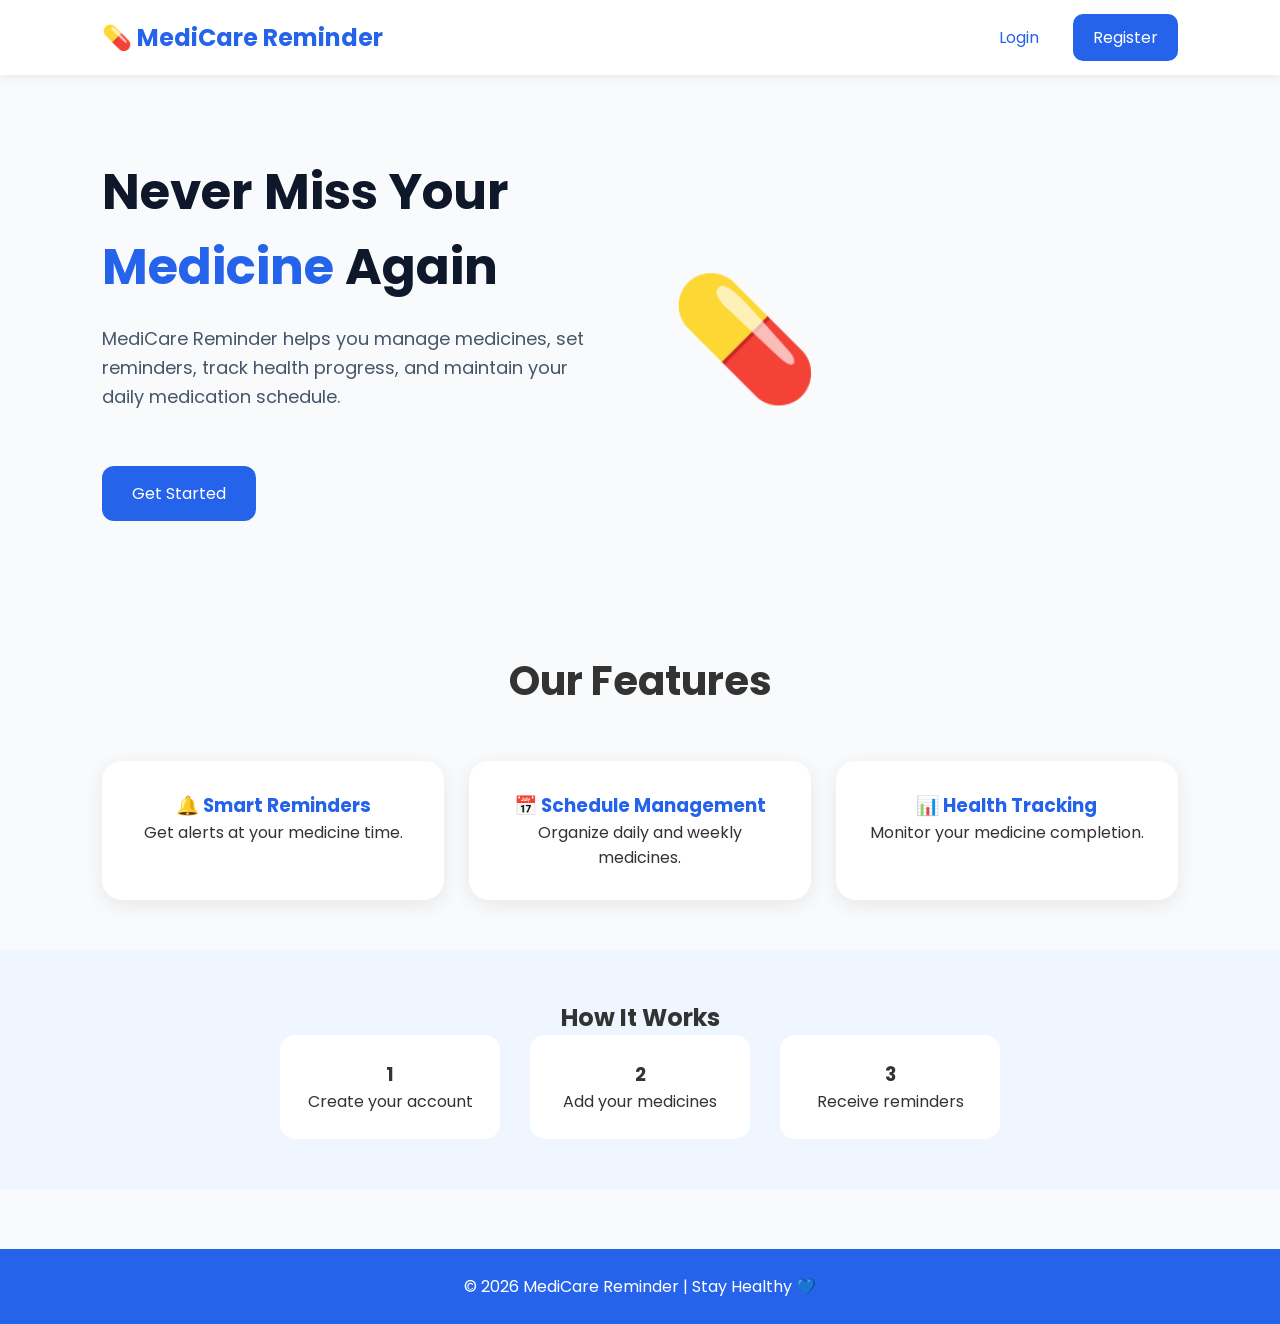
<file: index.html>
<!DOCTYPE html>
<html lang="en">

<head>

<meta charset="UTF-8">
<meta name="viewport" content="width=device-width, initial-scale=1.0">

<title>MediCare Reminder</title>

<link rel="stylesheet" href="style.css">


<style>

body{
    margin:0;
    font-family:Arial, sans-serif;
    background:#f8fafc;
}


/* Navbar */

.navbar{

display:flex;
justify-content:space-between;
align-items:center;
padding:20px 8%;
background:white;
box-shadow:0 2px 10px rgba(0,0,0,.08);

}


.logo{

font-size:24px;
font-weight:bold;
color:#2563eb;

}


.nav-buttons a{

text-decoration:none;
padding:12px 20px;
border-radius:10px;
margin-left:10px;

}


.login{

color:#2563eb;

}


.register{

background:#2563eb;
color:white;

}



/* Hero */

.hero{

display:flex;
justify-content:space-between;
align-items:center;
padding:80px 8%;

}



.hero-text{

width:50%;

}


.hero-text h1{

font-size:50px;
color:#0f172a;

}


.hero-text span{

color:#2563eb;

}


.hero-text p{

font-size:18px;
color:#475569;
line-height:1.6;

}



.hero-btn{

display:inline-block;
margin-top:25px;
background:#2563eb;
color:white;
padding:15px 30px;
border-radius:12px;
text-decoration:none;

}



.hero-image{

font-size:120px;

}




/* Features */

.features{

padding:50px 8%;
text-align:center;

}



.feature-container{

display:grid;
grid-template-columns:repeat(auto-fit,minmax(250px,1fr));
gap:25px;
margin-top:30px;

}



.feature-card{

background:white;
padding:30px;
border-radius:20px;
box-shadow:0 5px 20px rgba(0,0,0,.08);

}



.feature-card h3{

color:#2563eb;

}




/* How */

.how{

padding:50px 8%;
background:#eff6ff;
text-align:center;

}



.steps{

display:flex;
justify-content:center;
gap:30px;
flex-wrap:wrap;

}


.step{

background:white;
padding:25px;
border-radius:15px;
width:220px;

}



/* Footer */

footer{

background:#2563eb;
color:white;
padding:25px;
text-align:center;

}



@media(max-width:800px){

.hero{

flex-direction:column;

}


.hero-text{

width:100%;

}


.hero-text h1{

font-size:35px;

}

}

</style>

</head>



<body>


<nav class="navbar">


<div class="logo">

💊 MediCare Reminder

</div>



<div class="nav-buttons">


<a class="login" href="pages/login.html">
Login
</a>


<a class="register" href="pages/register.html">
Register
</a>


</div>


</nav>





<section class="hero">


<div class="hero-text">


<h1>

Never Miss Your 
<span>
Medicine
</span>
Again

</h1>



<p>

MediCare Reminder helps you manage medicines,
set reminders, track health progress, and maintain
your daily medication schedule.

</p>



<a href="pages/register.html" class="hero-btn">

Get Started

</a>


</div>



<div class="hero-image">

💊

</div>



</section>







<section class="features">


<h2>
Our Features
</h2>



<div class="feature-container">


<div class="feature-card">

<h3>
🔔 Smart Reminders
</h3>

<p>
Get alerts at your medicine time.
</p>

</div>




<div class="feature-card">

<h3>
📅 Schedule Management
</h3>

<p>
Organize daily and weekly medicines.
</p>

</div>





<div class="feature-card">

<h3>
📊 Health Tracking
</h3>

<p>
Monitor your medicine completion.
</p>

</div>



</div>


</section>






<section class="how">


<h2>
How It Works
</h2>



<div class="steps">


<div class="step">

<h3>
1
</h3>

<p>
Create your account
</p>

</div>



<div class="step">

<h3>
2
</h3>

<p>
Add your medicines
</p>

</div>




<div class="step">

<h3>
3
</h3>

<p>
Receive reminders
</p>

</div>



</div>


</section>





<footer>

<p>
© 2026 MediCare Reminder | Stay Healthy 💙
</p>

</footer>



</body>

</html>
</file>
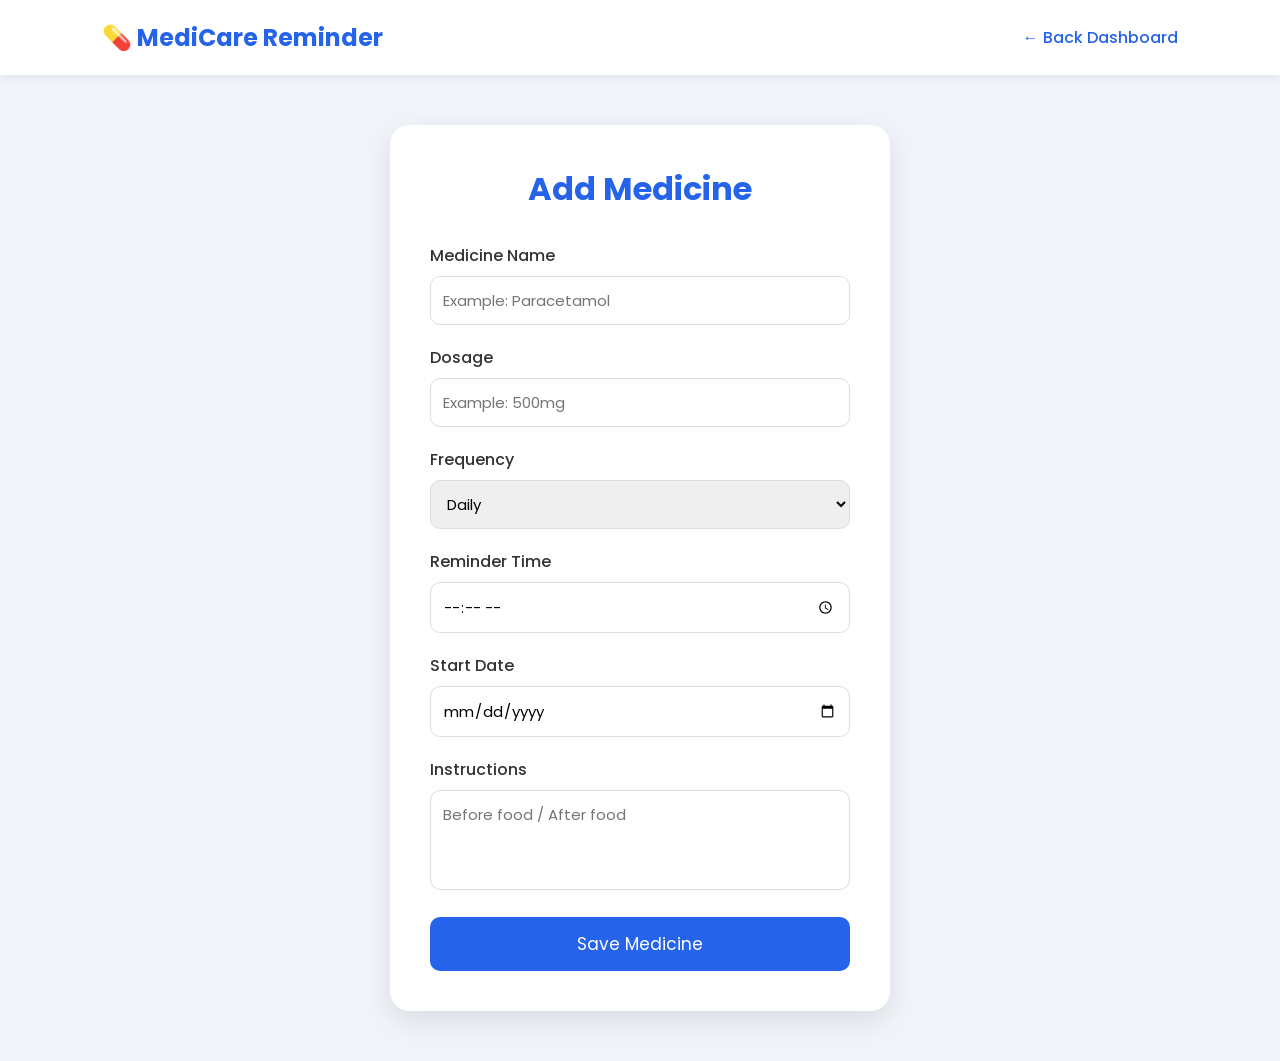
<file: pages/add-medicine.html>
<!DOCTYPE html>
<html lang="en">

<head>

<meta charset="UTF-8">
<meta name="viewport" content="width=device-width, initial-scale=1.0">

<title>Add Medicine - Medical Reminder</title>

<link rel="stylesheet" href="../style.css">


<style>

body{
    min-height:100vh;
    background:#f1f5f9;
}


/* Header */

.header{

    background:white;
    padding:20px 8%;
    display:flex;
    justify-content:space-between;
    align-items:center;
    box-shadow:0 2px 10px rgba(0,0,0,.08);

}


.header h2{

    color:#2563eb;

}


.back{

    text-decoration:none;
    color:#2563eb;
    font-weight:500;

}



/* Form */

.container{

    display:flex;
    justify-content:center;
    padding:50px 20px;

}



.form-box{

    width:500px;
    background:white;
    padding:40px;
    border-radius:20px;
    box-shadow:0 10px 30px rgba(0,0,0,.1);

}



.form-box h1{

    text-align:center;
    color:#2563eb;
    margin-bottom:30px;

}



.input-group{

    margin-bottom:20px;

}



.input-group label{

    display:block;
    margin-bottom:8px;
    font-weight:500;

}



.input-group input,
.input-group select,
.input-group textarea{

    width:100%;
    padding:12px;
    border:1px solid #ddd;
    border-radius:10px;
    font-size:15px;

}



.input-group textarea{

    height:100px;
    resize:none;

}



.save-btn{

    width:100%;
    padding:14px;
    border:none;
    background:#2563eb;
    color:white;
    font-size:17px;
    border-radius:10px;
    cursor:pointer;

}



.save-btn:hover{

    background:#1d4ed8;

}


</style>


</head>


<body>


<header class="header">

<h2>
💊 MediCare Reminder
</h2>


<a href="dashboard.html" class="back">
← Back Dashboard
</a>


</header>




<div class="container">


<div class="form-box">


<h1>
Add Medicine
</h1>



<form id="medicineForm">



<div class="input-group">

<label>
Medicine Name
</label>

<input 
type="text"
id="medicineName"
placeholder="Example: Paracetamol"
required>

</div>





<div class="input-group">

<label>
Dosage
</label>

<input 
type="text"
id="dosage"
placeholder="Example: 500mg"
required>

</div>





<div class="input-group">

<label>
Frequency
</label>


<select id="frequency">

<option>
Daily
</option>

<option>
Weekly
</option>

<option>
Monthly
</option>

</select>


</div>





<div class="input-group">

<label>
Reminder Time
</label>

<input 
type="time"
id="time"
required>

</div>





<div class="input-group">

<label>
Start Date
</label>

<input 
type="date"
id="startDate"
required>

</div>





<div class="input-group">

<label>
Instructions
</label>

<textarea 
id="instructions"
placeholder="Before food / After food">
</textarea>

</div>





<button class="save-btn" type="submit">

Save Medicine

</button>




</form>



</div>


</div>




<script>


document
.getElementById("medicineForm")
.addEventListener("submit",function(e){


e.preventDefault();



let medicine = {

name:
document.getElementById("medicineName").value,


dosage:
document.getElementById("dosage").value,


frequency:
document.getElementById("frequency").value,


time:
document.getElementById("time").value,


date:
document.getElementById("startDate").value,


instructions:
document.getElementById("instructions").value

};



localStorage.setItem(
"medicine",
JSON.stringify(medicine)
);



alert("Medicine Added Successfully!");



window.location.href="dashboard.html";



});



</script>



</body>

</html>
</file>
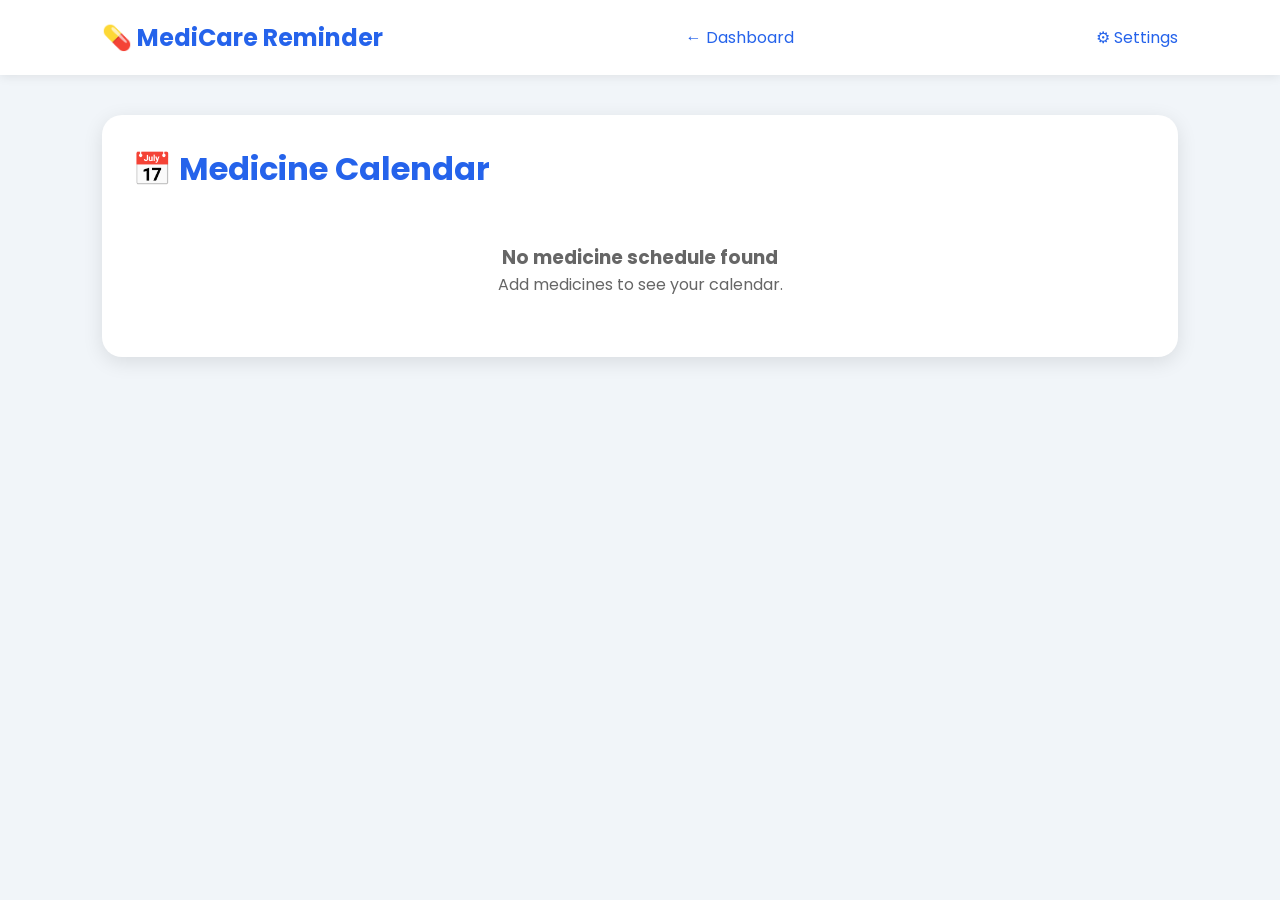
<file: pages/calendar.html>
<!DOCTYPE html>
<html lang="en">

<head>

<meta charset="UTF-8">
<meta name="viewport" content="width=device-width, initial-scale=1.0">

<title>Calendar - Medical Reminder</title>

<link rel="stylesheet" href="../style.css">


<style>

body{
    background:#f1f5f9;
}


.header{

    background:white;
    padding:20px 8%;
    display:flex;
    justify-content:space-between;
    align-items:center;
    box-shadow:0 2px 10px rgba(0,0,0,.08);

}


.header h2{
    color:#2563eb;
}


.header a{

    text-decoration:none;
    color:#2563eb;

}



.container{

    padding:40px 8%;

}



.calendar-box{

    background:white;
    padding:30px;
    border-radius:20px;
    box-shadow:0 5px 20px rgba(0,0,0,.1);

}



.calendar-box h1{

    color:#2563eb;
    margin-bottom:20px;

}



.schedule-card{

    background:#eff6ff;
    padding:20px;
    border-radius:12px;
    margin-bottom:15px;

}


.schedule-card h3{

    color:#1d4ed8;

}


.empty{

    text-align:center;
    padding:30px;
    color:#666;

}


</style>

</head>


<body>


<header class="header">

<h2>
💊 MediCare Reminder
</h2>


<a href="dashboard.html">
← Dashboard
</a>

<a href="settings.html">
⚙ Settings
</a>
</header>




<div class="container">


<div class="calendar-box">


<h1>
📅 Medicine Calendar
</h1>


<div id="calendarList">

</div>


</div>


</div>





<script>


let medicines =
JSON.parse(localStorage.getItem("medicines")) || [];



let calendarList =
document.getElementById("calendarList");



if(medicines.length === 0){


calendarList.innerHTML = `

<div class="empty">

<h3>
No medicine schedule found
</h3>

<p>
Add medicines to see your calendar.
</p>

</div>

`;



}
else{


medicines.forEach(medicine=>{


calendarList.innerHTML += `

<div class="schedule-card">


<h3>
${medicine.name}
</h3>


<p>
💊 Dosage: ${medicine.dosage}
</p>


<p>
⏰ Time: ${medicine.time}
</p>


<p>
🔁 Frequency: ${medicine.frequency}
</p>


<p>
📆 Start Date: ${medicine.date}
</p>


</div>

`;


});


}



</script>


</body>

</html>
</file>
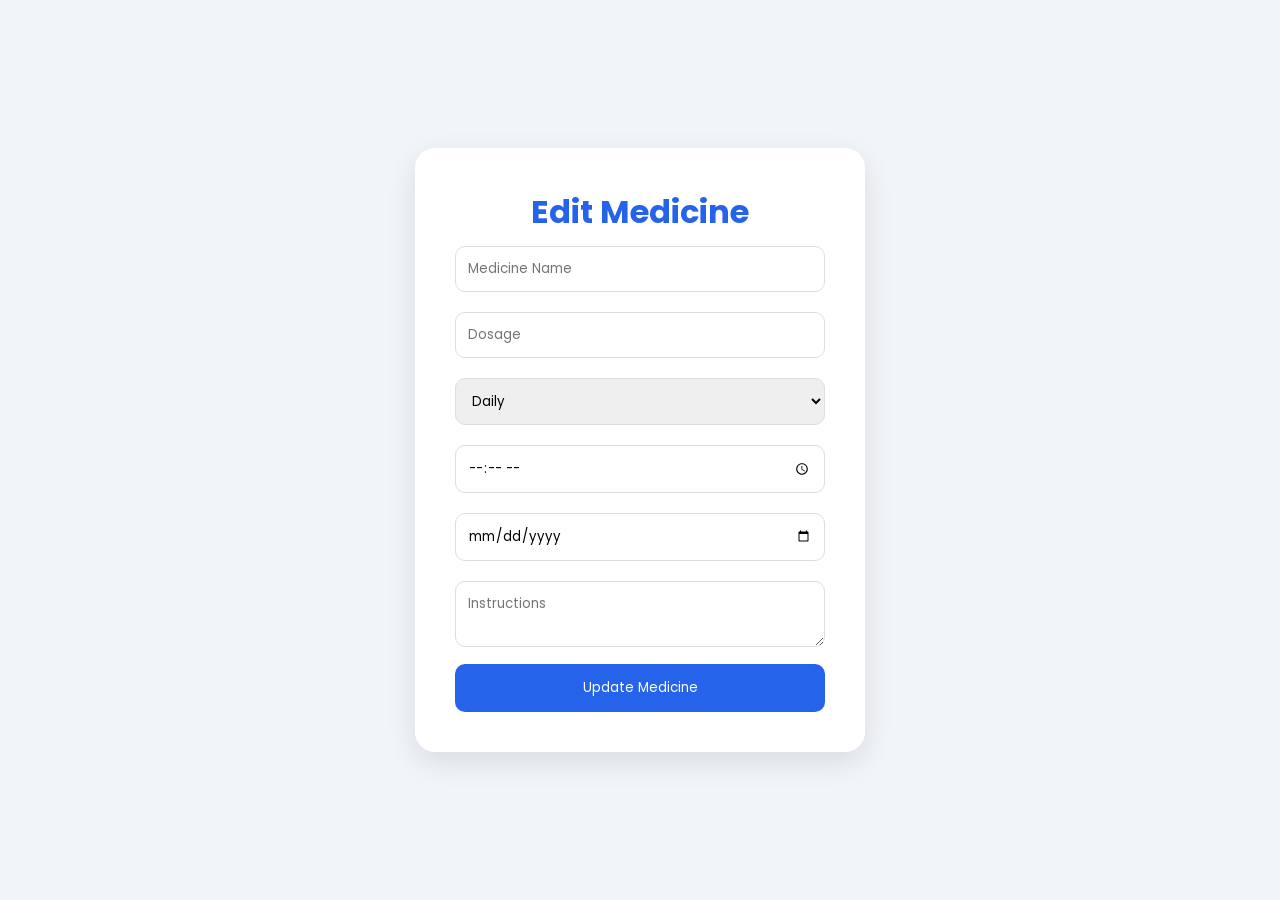
<file: pages/edit-medicine.html>
<!DOCTYPE html>
<html lang="en">

<head>

<meta charset="UTF-8">
<meta name="viewport" content="width=device-width, initial-scale=1.0">

<title>Edit Medicine</title>

<link rel="stylesheet" href="../style.css">

<style>

body{
    background:#f1f5f9;
}

.container{

    min-height:100vh;
    display:flex;
    justify-content:center;
    align-items:center;

}


.form-box{

    width:450px;
    background:white;
    padding:40px;
    border-radius:20px;
    box-shadow:0 10px 30px rgba(0,0,0,.1);

}


h1{

text-align:center;
color:#2563eb;

}


input,select,textarea{

width:100%;
padding:12px;
margin:10px 0;
border:1px solid #ddd;
border-radius:10px;

}


button{

width:100%;
padding:14px;
background:#2563eb;
color:white;
border:none;
border-radius:10px;
cursor:pointer;

}

</style>

</head>


<body>


<div class="container">


<div class="form-box">


<h1>
Edit Medicine
</h1>


<form id="editForm">


<input id="name" placeholder="Medicine Name">


<input id="dosage" placeholder="Dosage">


<select id="frequency">

<option>Daily</option>
<option>Weekly</option>
<option>Monthly</option>

</select>


<input id="time" type="time">


<input id="date" type="date">


<textarea id="instructions"
placeholder="Instructions"></textarea>



<button>
Update Medicine
</button>


</form>


</div>


</div>



<script>


let index =
localStorage.getItem("editIndex");



let medicines =
JSON.parse(localStorage.getItem("medicines")) || [];



let medicine =
medicines[index];



document.getElementById("name").value =
medicine.name;


document.getElementById("dosage").value =
medicine.dosage;


document.getElementById("frequency").value =
medicine.frequency;


document.getElementById("time").value =
medicine.time;


document.getElementById("date").value =
medicine.date;


document.getElementById("instructions").value =
medicine.instructions;




document
.getElementById("editForm")
.addEventListener("submit",function(e){


e.preventDefault();



medicines[index]={

name:
document.getElementById("name").value,

dosage:
document.getElementById("dosage").value,

frequency:
document.getElementById("frequency").value,

time:
document.getElementById("time").value,

date:
document.getElementById("date").value,

instructions:
document.getElementById("instructions").value

};



localStorage.setItem(
"medicines",
JSON.stringify(medicines)
);



alert("Medicine Updated");


window.location.href="medicines.html";


});


</script>


</body>

</html>
</file>
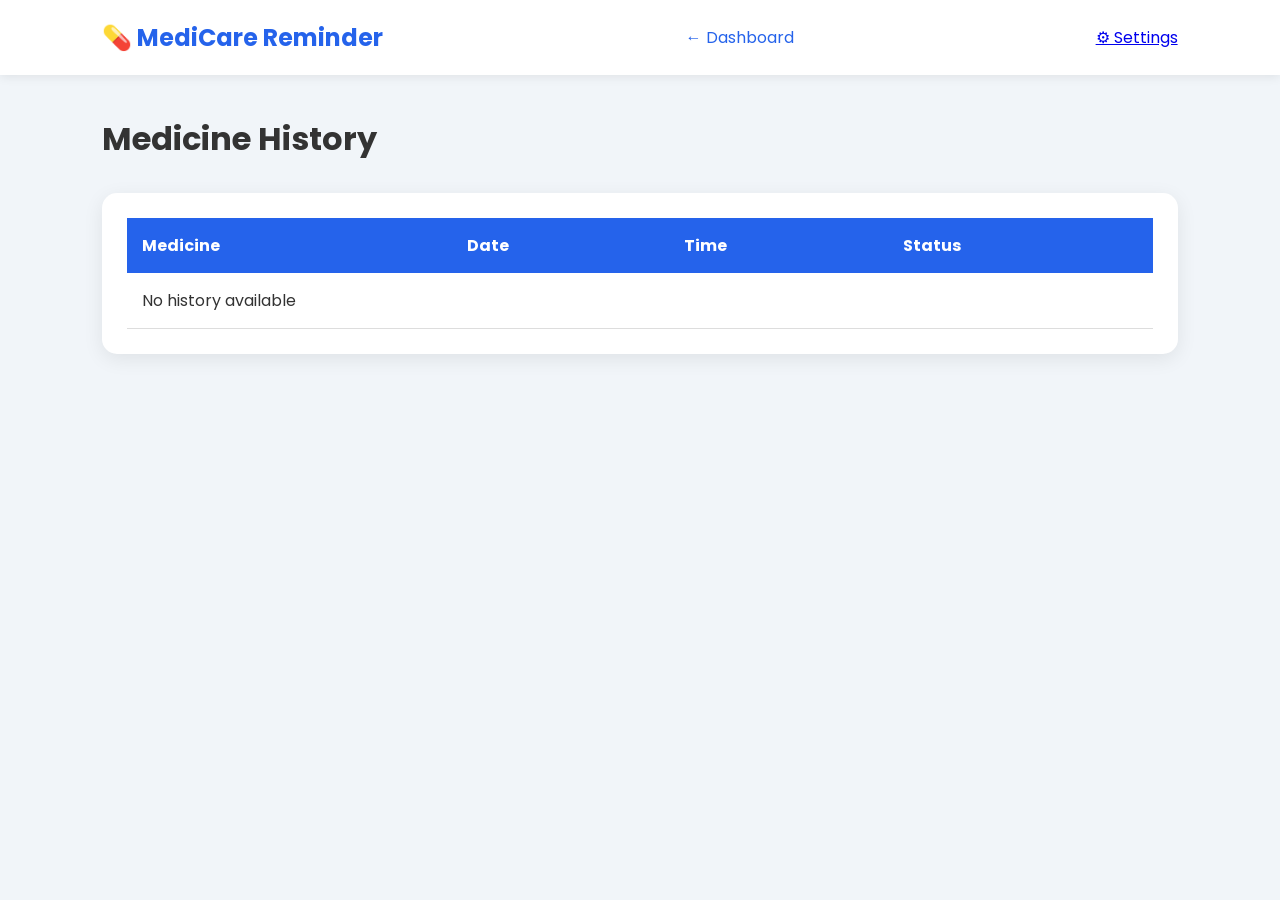
<file: pages/history.html>
<!DOCTYPE html>
<html lang="en">

<head>

<meta charset="UTF-8">
<meta name="viewport" content="width=device-width, initial-scale=1.0">

<title>Medicine History - Medical Reminder</title>

<link rel="stylesheet" href="../style.css">


<style>

body{
    background:#f1f5f9;
}


/* Header */

.header{

    background:white;
    padding:20px 8%;
    display:flex;
    justify-content:space-between;
    align-items:center;
    box-shadow:0 2px 10px rgba(0,0,0,.08);

}


.header h2{
    color:#2563eb;
}


.back{

    color:#2563eb;
    text-decoration:none;

}



/* Content */

.container{

    padding:40px 8%;

}


.container h1{

    margin-bottom:30px;

}



/* Table */

.history-box{

    background:white;
    padding:25px;
    border-radius:15px;
    box-shadow:0 5px 20px rgba(0,0,0,.08);

}



table{

    width:100%;
    border-collapse:collapse;

}



th{

    background:#2563eb;
    color:white;
    padding:15px;
    text-align:left;

}


td{

    padding:15px;
    border-bottom:1px solid #ddd;

}



.status{

    padding:7px 15px;
    border-radius:20px;
    font-size:14px;

}


.completed{

    background:#dcfce7;
    color:#166534;

}


.missed{

    background:#fee2e2;
    color:#991b1b;

}



/* Mobile */

@media(max-width:700px){

table{

font-size:13px;

}

}


</style>


</head>


<body>



<header class="header">

<h2>
💊 MediCare Reminder
</h2>


<a href="dashboard.html" class="back">
← Dashboard
</a>
<a href="settings.html">
⚙ Settings
</a>

</header>




<div class="container">


<h1>
Medicine History
</h1>



<div class="history-box">


<table>


<thead>

<tr>

<th>
Medicine
</th>

<th>
Date
</th>

<th>
Time
</th>

<th>
Status
</th>

</tr>

</thead>



<tbody id="historyTable">

</tbody>
</table>


</div>


</div>

<script>


let history =
JSON.parse(
localStorage.getItem("history")
) || [];



let table =
document.getElementById("historyTable");



if(history.length === 0){


table.innerHTML = `

<tr>

<td colspan="4">

No history available

</td>

</tr>

`;

}


else{


history.forEach(item=>{


table.innerHTML += `


<tr>


<td>
${item.name}
</td>


<td>
${item.date}
</td>


<td>
${item.time}
</td>


<td>

<span class="status completed">

${item.status} ✓

</span>

</td>


</tr>


`;



});


}


</script>
</body>

</html>
</file>
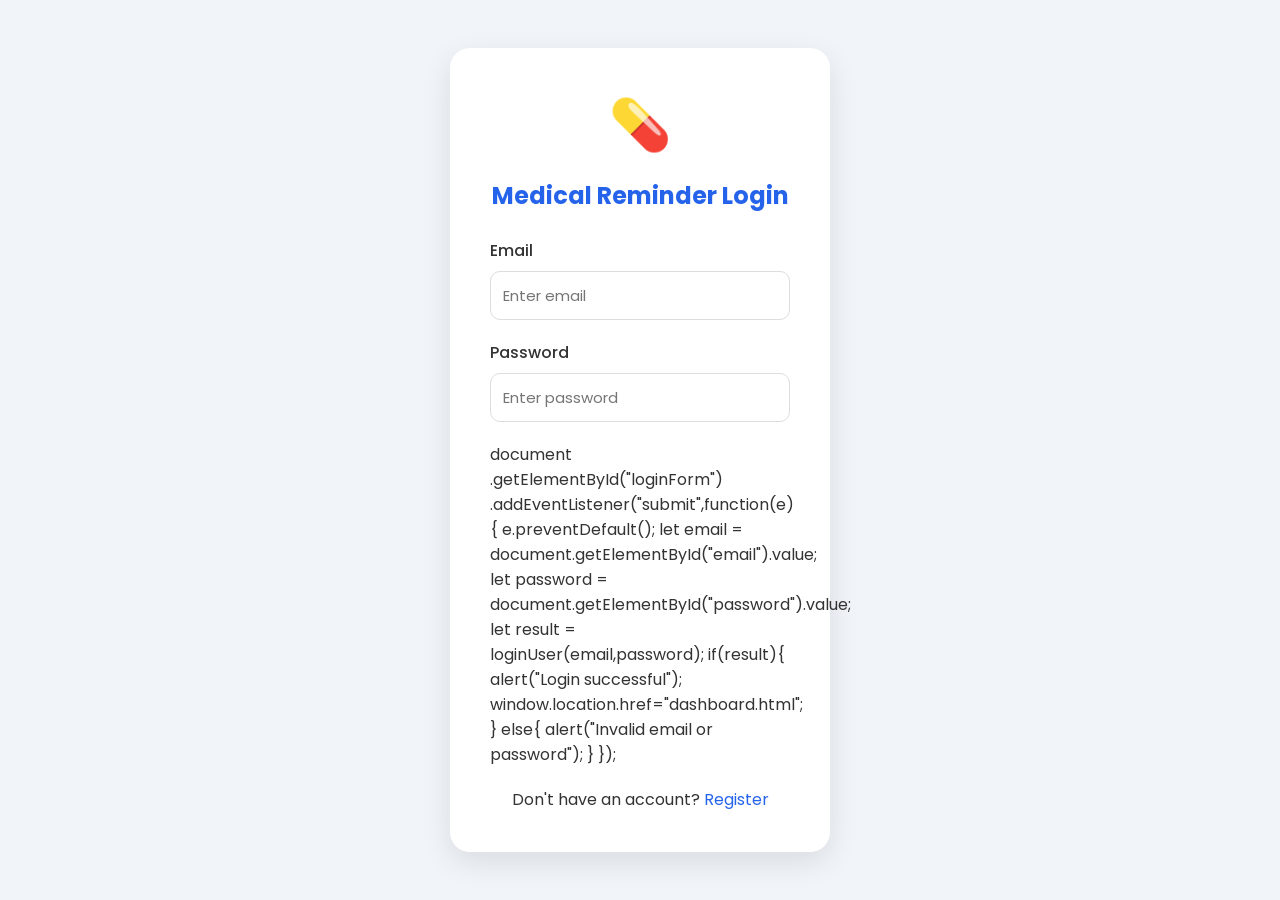
<file: pages/login.html>
<!DOCTYPE html>
<html lang="en">

<head>
    <meta charset="UTF-8">
    <meta name="viewport" content="width=device-width, initial-scale=1.0">

    <title>Login - Medical Reminder</title>

    <link rel="stylesheet" href="../style.css">

    <style>

        body {
            min-height: 100vh;
            display: flex;
            justify-content: center;
            align-items: center;
            background: #f1f5f9;
        }


        .login-box {
            width: 380px;
            background: white;
            padding: 40px;
            border-radius: 20px;
            box-shadow: 0 10px 30px rgba(0,0,0,0.1);
        }


        .login-box h2 {
            text-align: center;
            color: #2563eb;
            margin-bottom: 25px;
        }


        .icon {
            text-align: center;
            font-size: 50px;
            color: #2563eb;
            margin-bottom: 15px;
        }


        .input-group {
            margin-bottom: 20px;
        }


        .input-group label {
            display: block;
            margin-bottom: 8px;
            font-weight: 500;
        }


        .input-group input {
            width: 100%;
            padding: 12px;
            border: 1px solid #ddd;
            border-radius: 10px;
            font-size: 15px;
        }


        .input-group input:focus {
            outline: none;
            border-color: #2563eb;
        }


        .login-btn {

            width: 100%;
            padding: 14px;
            background: #2563eb;
            color: white;
            border: none;
            border-radius: 10px;
            cursor: pointer;
            font-size: 16px;

        }


        .login-btn:hover {
            background: #1d4ed8;
        }


        .register-link {

            text-align: center;
            margin-top: 20px;

        }


        .register-link a {

            color: #2563eb;
            text-decoration: none;

        }


    </style>

</head>


<body>


<div class="login-box">


    <div class="icon">
        💊
    </div>


    <h2>Medical Reminder Login</h2>


    <form id="loginForm">


        <div class="input-group">

            <label>Email</label>

            <input 
            type="email" 
            id="email"
            placeholder="Enter email"
            required>

        </div>



        <div class="input-group">

            <label>Password</label>

            <input 
            type="password"
            id="password"
            placeholder="Enter password"
            required>

        </div>



        document
.getElementById("loginForm")
.addEventListener("submit",function(e){


e.preventDefault();



let email =
document.getElementById("email").value;


let password =
document.getElementById("password").value;




let result =
loginUser(email,password);



if(result){


alert("Login successful");


window.location.href="dashboard.html";


}

else{


alert("Invalid email or password");


}



});


    </form>



    <div class="register-link">

        <p>
            Don't have an account?
            <a href="register.html">
                Register
            </a>
        </p>

    </div>


</div>



<script>

document.getElementById("loginForm")
.addEventListener("submit", function(event){

    event.preventDefault();


    let email = document.getElementById("email").value;

    let password = document.getElementById("password").value;



    if(email && password){

        alert("Login Successful!");

        window.location.href="dashboard.html";

    }

});
<script src="../js/auth.js"></script>

</script>


</body>

</html>
</file>
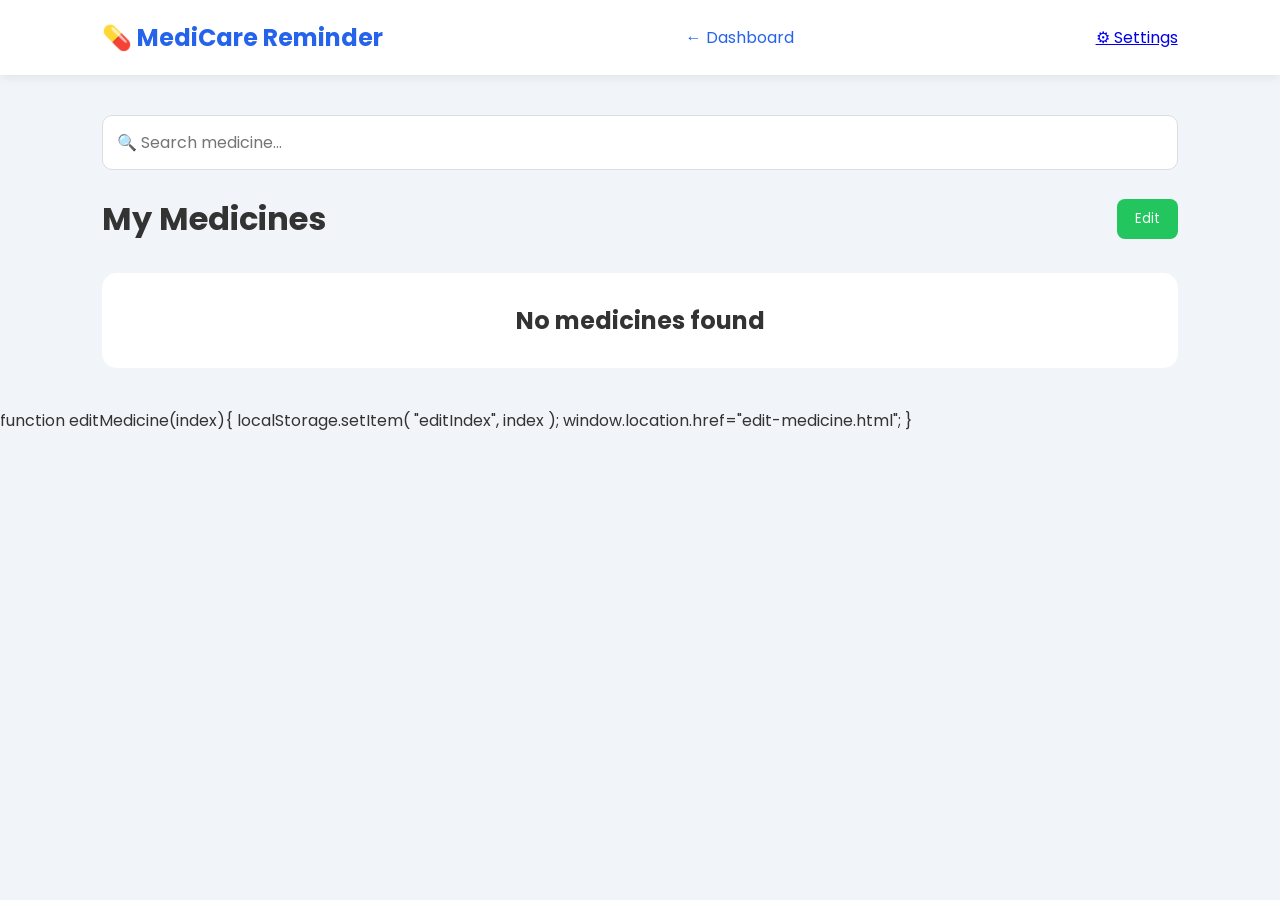
<file: pages/medicines.html>
<!DOCTYPE html>
<html lang="en">

<head>

<meta charset="UTF-8">
<meta name="viewport" content="width=device-width, initial-scale=1.0">

<title>My Medicines - Medical Reminder</title>

<link rel="stylesheet" href="../style.css">


<style>

body{
    background:#f1f5f9;
}


/* Header */

.header{

    background:white;
    padding:20px 8%;
    display:flex;
    justify-content:space-between;
    align-items:center;
    box-shadow:0 2px 10px rgba(0,0,0,.08);

}


.header h2{
    color:#2563eb;
}


.back{

    text-decoration:none;
    color:#2563eb;

}



/* Page */

.container{

    padding:40px 8%;

}



.title{

    display:flex;
    justify-content:space-between;
    align-items:center;
    margin-bottom:30px;

}



.add-btn{

    background:#2563eb;
    color:white;
    padding:12px 20px;
    border-radius:10px;
    text-decoration:none;

}



/* Medicine cards */

.medicine-list{

    display:grid;
    grid-template-columns:repeat(auto-fit,minmax(280px,1fr));
    gap:25px;

}



.medicine-card{

    background:white;
    padding:25px;
    border-radius:15px;
    box-shadow:0 5px 20px rgba(0,0,0,.08);

}



.medicine-card h3{

    color:#2563eb;
    margin-bottom:15px;

}



.info{

    margin:8px 0;
    color:#555;

}



.actions{

    margin-top:20px;
    display:flex;
    gap:10px;

}



.edit,
.delete{

    padding:10px 18px;
    border-radius:8px;
    text-decoration:none;
    color:white;
    cursor:pointer;
    border:none;

}



.edit{

    background:#22c55e;

}



.delete{

    background:#ef4444;

}



.empty{

    background:white;
    padding:30px;
    border-radius:15px;
    text-align:center;

}


</style>

</head>


<body>



<header class="header">

<h2>
💊 MediCare Reminder
</h2>


<a href="dashboard.html" class="back">
← Dashboard
</a>
<a href="settings.html">
⚙ Settings
</a>

</header>





<div class="container">
<input 
type="text"
id="searchMedicine"
placeholder="🔍 Search medicine..."
style="
width:100%;
padding:14px;
margin-bottom:25px;
border:1px solid #ddd;
border-radius:10px;
font-size:16px;
">

<div class="title">

<h1>
My Medicines
</h1>


<button 
class="edit"
onclick="editMedicine(${index})">
Edit
</button>

</div>





<div class="medicine-list" id="medicineList">



</div>



</div>






<script>


let medicines =
JSON.parse(localStorage.getItem("medicines")) || [];


const medicineList =
document.getElementById("medicineList");



function displayMedicines(data){


medicineList.innerHTML="";


if(data.length === 0){

medicineList.innerHTML = `

<div class="empty">

<h2>
No medicines found
</h2>

</div>

`;

return;

}



data.forEach((medicine,index)=>{


medicineList.innerHTML += `


<div class="medicine-card">


<h3>
${medicine.name}
</h3>


<p class="info">
💊 Dosage: ${medicine.dosage}
</p>


<p class="info">
⏰ Time: ${medicine.time}
</p>


<p class="info">
📅 Frequency: ${medicine.frequency}
</p>


<p class="info">
📌 ${medicine.instructions}
</p>



<div class="actions">


<button 
class="edit"
onclick="editMedicine(${index})">

Edit

</button>



<button 
class="delete"
onclick="deleteMedicine(${index})">

Delete

</button>


</div>


</div>


`;

});


}




// Delete medicine

function deleteMedicine(index){


medicines.splice(index,1);


localStorage.setItem(
"medicines",
JSON.stringify(medicines)
);


displayMedicines(medicines);


}



// Edit medicine

function editMedicine(index){


localStorage.setItem(
"editIndex",
index
);


window.location.href =
"edit-medicine.html";


}




// Search medicine

document
.getElementById("searchMedicine")
.addEventListener("keyup",function(){



let value =
this.value.toLowerCase();



let filtered =
medicines.filter(medicine=>


medicine.name
.toLowerCase()
.includes(value)


);



displayMedicines(filtered);



});





displayMedicines(medicines);

</script>
function editMedicine(index){

localStorage.setItem(
"editIndex",
index
);

window.location.href="edit-medicine.html";

}


</body>

</html>
</file>
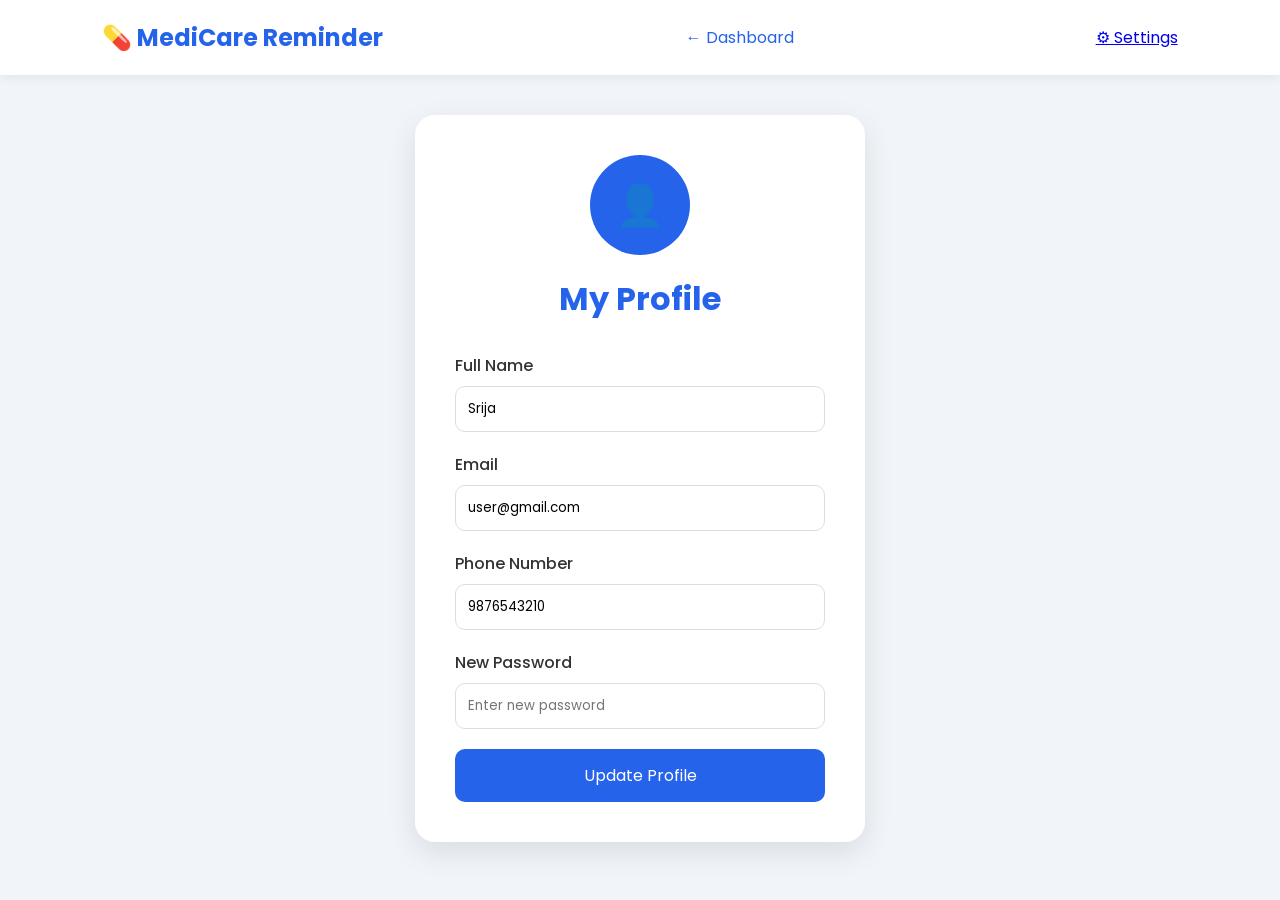
<file: pages/profile.html>
<!DOCTYPE html>
<html lang="en">

<head>

<meta charset="UTF-8">
<meta name="viewport" content="width=device-width, initial-scale=1.0">

<title>Profile - Medical Reminder</title>

<link rel="stylesheet" href="../style.css">


<style>

body{
    background:#f1f5f9;
}


/* Header */

.header{

    background:white;
    padding:20px 8%;
    display:flex;
    justify-content:space-between;
    align-items:center;
    box-shadow:0 2px 10px rgba(0,0,0,.08);

}


.header h2{
    color:#2563eb;
}


.back{

    text-decoration:none;
    color:#2563eb;

}



/* Profile */

.container{

    padding:40px 8%;
    display:flex;
    justify-content:center;

}


.profile-box{

    width:450px;
    background:white;
    padding:40px;
    border-radius:20px;
    box-shadow:0 10px 30px rgba(0,0,0,.1);

}



.avatar{

    width:100px;
    height:100px;
    background:#2563eb;
    color:white;
    border-radius:50%;
    display:flex;
    justify-content:center;
    align-items:center;
    font-size:40px;
    margin:auto;
    margin-bottom:20px;

}



.profile-box h1{

    text-align:center;
    color:#2563eb;
    margin-bottom:30px;

}



.input-group{

    margin-bottom:20px;

}



.input-group label{

    display:block;
    margin-bottom:8px;
    font-weight:500;

}



.input-group input{

    width:100%;
    padding:12px;
    border:1px solid #ddd;
    border-radius:10px;

}



.update-btn{

    width:100%;
    padding:14px;
    background:#2563eb;
    color:white;
    border:none;
    border-radius:10px;
    cursor:pointer;
    font-size:16px;

}



.update-btn:hover{

    background:#1d4ed8;

}



</style>

</head>


<body>


<header class="header">

<h2>
💊 MediCare Reminder
</h2>


<a href="dashboard.html" class="back">
← Dashboard
</a>
<a href="settings.html">
⚙ Settings
</a>

</header>





<div class="container">


<div class="profile-box">


<div class="avatar">
👤
</div>



<h1>
My Profile
</h1>




<form id="profileForm">



<div class="input-group">

<label>
Full Name
</label>

<input 
type="text"
id="name"
value="Srija">

</div>




<div class="input-group">

<label>
Email
</label>

<input 
type="email"
id="email"
value="user@gmail.com">

</div>




<div class="input-group">

<label>
Phone Number
</label>

<input 
type="tel"
id="phone"
value="9876543210">

</div>




<div class="input-group">

<label>
New Password
</label>

<input 
type="password"
id="password"
placeholder="Enter new password">

</div>




<button class="update-btn">

Update Profile

</button>



</form>



</div>


</div>





<script>


document
.getElementById("profileForm")
.addEventListener("submit",function(e){


e.preventDefault();


alert("Profile updated successfully!");



});



</script>



</body>

</html>
</file>
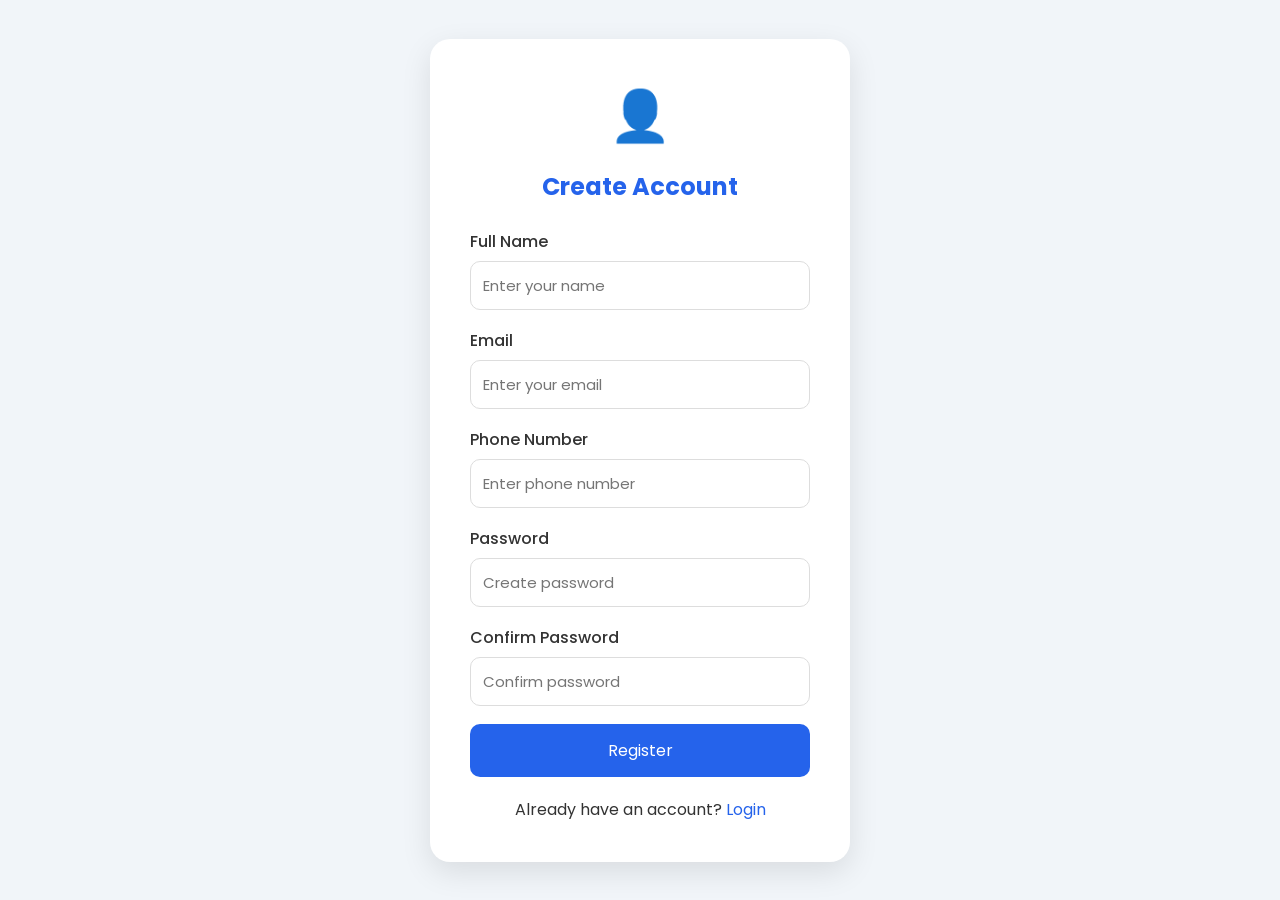
<file: pages/register.html>
<!DOCTYPE html>
<html lang="en">

<head>

<meta charset="UTF-8">
<meta name="viewport" content="width=device-width, initial-scale=1.0">

<title>Register - Medical Reminder</title>

<link rel="stylesheet" href="../style.css">


<style>

body{
    min-height:100vh;
    display:flex;
    justify-content:center;
    align-items:center;
    background:#f1f5f9;
}


.register-box{

    width:420px;
    background:white;
    padding:40px;
    border-radius:20px;
    box-shadow:0 10px 30px rgba(0,0,0,0.1);

}


.register-box h2{

    text-align:center;
    color:#2563eb;
    margin-bottom:25px;

}


.icon{

    text-align:center;
    font-size:50px;
    margin-bottom:15px;

}


.input-group{

    margin-bottom:18px;

}


.input-group label{

    display:block;
    margin-bottom:7px;
    font-weight:500;

}


.input-group input{

    width:100%;
    padding:12px;
    border:1px solid #ddd;
    border-radius:10px;
    font-size:15px;

}


.input-group input:focus{

    outline:none;
    border-color:#2563eb;

}


.register-btn{

    width:100%;
    padding:14px;
    background:#2563eb;
    color:white;
    border:none;
    border-radius:10px;
    cursor:pointer;
    font-size:16px;

}


.register-btn:hover{

    background:#1d4ed8;

}


.login-link{

    text-align:center;
    margin-top:20px;

}


.login-link a{

    color:#2563eb;
    text-decoration:none;

}


</style>

</head>


<body>


<div class="register-box">


<div class="icon">
👤
</div>


<h2>Create Account</h2>



<form id="registerForm">


<div class="input-group">

<label>Full Name</label>

<input 
type="text"
id="name"
placeholder="Enter your name"
required>

</div>



<div class="input-group">

<label>Email</label>

<input 
type="email"
id="email"
placeholder="Enter your email"
required>

</div>



<div class="input-group">

<label>Phone Number</label>

<input 
type="tel"
id="phone"
placeholder="Enter phone number"
required>

</div>




<div class="input-group">

<label>Password</label>

<input 
type="password"
id="password"
placeholder="Create password"
required>

</div>



<div class="input-group">

<label>Confirm Password</label>

<input 
type="password"
id="confirmPassword"
placeholder="Confirm password"
required>

</div>




<button class="register-btn" type="submit">

Register

</button>



</form>




<div class="login-link">

<p>
Already have an account?
<a href="login.html">
Login
</a>
</p>

</div>


</div>



<script>


document
.getElementById("registerForm")
.addEventListener("submit", function(e){


e.preventDefault();



let password =
document.getElementById("password").value;


let confirmPassword =
document.getElementById("confirmPassword").value;



if(password !== confirmPassword){

alert("Passwords do not match");

return;

}


let user = {

name:
document.getElementById("name").value,


email:
document.getElementById("email").value,


phone:
document.getElementById("phone").value,


password:
document.getElementById("password").value

};



registerUser(user);



alert("Registration successful!");


window.location.href="login.html";


});


<script src="../js/auth.js"></script>
</script>



</body>

</html>
</file>
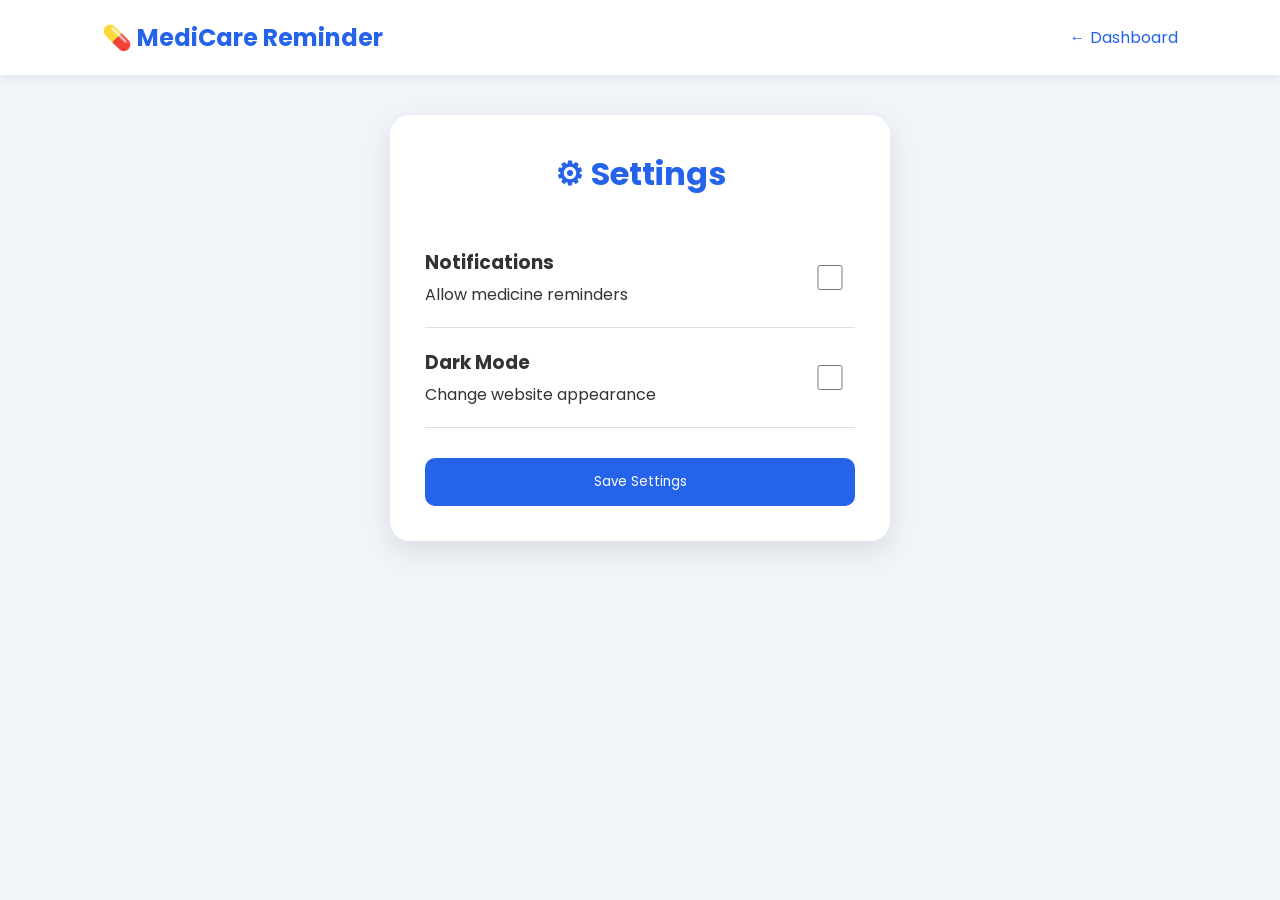
<file: pages/settings.html>
<!DOCTYPE html>
<html lang="en">

<head>

<meta charset="UTF-8">
<meta name="viewport" content="width=device-width, initial-scale=1.0">

<title>Settings - Medical Reminder</title>

<link rel="stylesheet" href="../style.css">


<style>

body{
    background:#f1f5f9;
}


.header{

    background:white;
    padding:20px 8%;
    display:flex;
    justify-content:space-between;
    align-items:center;
    box-shadow:0 2px 10px rgba(0,0,0,.08);

}


.header h2{
    color:#2563eb;
}


.header a{
    text-decoration:none;
    color:#2563eb;
}



.container{

    padding:40px 8%;
    display:flex;
    justify-content:center;

}



.settings-box{

    width:500px;
    background:white;
    padding:35px;
    border-radius:20px;
    box-shadow:0 10px 30px rgba(0,0,0,.1);

}



.settings-box h1{

    color:#2563eb;
    margin-bottom:30px;
    text-align:center;

}



.option{

    display:flex;
    justify-content:space-between;
    align-items:center;
    padding:20px 0;
    border-bottom:1px solid #ddd;

}



.option h3{

    margin-bottom:5px;

}



.toggle{

    width:50px;
    height:25px;

}



.save-btn{

    width:100%;
    margin-top:30px;
    padding:14px;
    background:#2563eb;
    color:white;
    border:none;
    border-radius:10px;
    cursor:pointer;

}



</style>

</head>


<body>


<header class="header">

<h2>
💊 MediCare Reminder
</h2>


<a href="dashboard.html">
← Dashboard
</a>


</header>




<div class="container">


<div class="settings-box">


<h1>
⚙ Settings
</h1>



<div class="option">

<div>

<h3>
Notifications
</h3>

<p>
Allow medicine reminders
</p>

</div>


<input 
type="checkbox"
id="notificationToggle"
class="toggle">

</div>




<div class="option">

<div>

<h3>
Dark Mode
</h3>

<p>
Change website appearance
</p>

</div>


<input 
type="checkbox"
id="darkToggle"
class="toggle">

</div>




<button class="save-btn" onclick="saveSettings()">

Save Settings

</button>



</div>


</div>




<script>


// Load saved settings

document.getElementById("notificationToggle").checked =
localStorage.getItem("notifications") === "true";



document.getElementById("darkToggle").checked =
localStorage.getItem("darkMode") === "true";





// Dark mode

document
.getElementById("darkToggle")
.addEventListener("change",function(){


if(this.checked){

document.body.style.background="#111827";
document.body.style.color="white";


localStorage.setItem(
"darkMode",
"true"
);


}

else{


document.body.style.background="#f1f5f9";
document.body.style.color="#333";


localStorage.setItem(
"darkMode",
"false"
);


}


});





function saveSettings(){


let notification =
document.getElementById("notificationToggle")
.checked;



localStorage.setItem(
"notifications",
notification
);



alert("Settings saved successfully");


}



</script>


</body>

</html>
</file>
<file: style.css>
/* ===== Google Font ===== */

@import url('https://fonts.googleapis.com/css2?family=Poppins:wght@300;400;500;600;700&display=swap');

/* ===== Reset ===== */
*{
    margin:0;
    padding:0;
    box-sizing:border-box;
    font-family:'Poppins',sans-serif;
}

body{
    background:#f5f8fc;
    color:#333;
}

/* ===== Navbar ===== */
nav{
    display:flex;
    justify-content:space-between;
    align-items:center;
    padding:20px 8%;
    background:#ffffff;
    box-shadow:0 2px 10px rgba(0,0,0,.08);
    position:sticky;
    top:0;
}

.logo{
    display:flex;
    align-items:center;
    gap:10px;
}

.logo i{
    color:#2563eb;
    font-size:28px;
}

.logo h2{
    color:#2563eb;
}

nav ul{
    display:flex;
    list-style:none;
    gap:30px;
}

nav ul li a{
    text-decoration:none;
    color:#333;
    font-weight:500;
    transition:.3s;
}

nav ul li a:hover{
    color:#2563eb;
}

/* ===== Hero ===== */

.hero{
    display:flex;
    justify-content:space-between;
    align-items:center;
    padding:70px 8%;
    gap:60px;
}

.hero-text{
    flex:1;
}

.hero-text h1{
    font-size:52px;
    color:#0f172a;
    margin-bottom:20px;
}

.hero-text p{
    font-size:18px;
    color:#555;
    line-height:1.8;
    margin-bottom:30px;
}

.hero button{
    background:#2563eb;
    color:#fff;
    border:none;
    padding:15px 35px;
    border-radius:10px;
    cursor:pointer;
    font-size:18px;
    transition:.3s;
}

.hero button:hover{
    background:#1d4ed8;
}

.hero-image{
    flex:1;
}

.hero-image img{
    width:100%;
    border-radius:20px;
}

/* ===== Features ===== */

.features{
    padding:80px 8%;
    text-align:center;
}

.features h2{
    font-size:40px;
    margin-bottom:50px;
}

.cards{
    display:grid;
    grid-template-columns:repeat(auto-fit,minmax(250px,1fr));
    gap:30px;
}

.card{
    background:#fff;
    padding:35px;
    border-radius:18px;
    box-shadow:0 5px 20px rgba(0,0,0,.08);
    transition:.3s;
}

.card:hover{
    transform:translateY(-8px);
}

.card i{
    font-size:45px;
    color:#2563eb;
    margin-bottom:20px;
}

.card h3{
    margin-bottom:15px;
}

.card p{
    color:#666;
}

/* ===== Footer ===== */

footer{
    background:#2563eb;
    color:white;
    text-align:center;
    padding:25px;
    margin-top:60px;
}

/* ===== Responsive ===== */

@media(max-width:900px){

nav{
    flex-direction:column;
    gap:20px;
}

.hero{
    flex-direction:column;
    text-align:center;
}

.hero-text h1{
    font-size:40px;
}

.hero-image{
    width:100%;
}
}
.dashboard-layout{

display:flex;
min-height:100vh;

}



.sidebar{

width:250px;
background:#2563eb;
padding:30px 20px;
color:white;

}



.sidebar h2{

margin-bottom:30px;

}



.sidebar a{

display:block;
color:white;
text-decoration:none;
padding:15px;
border-radius:10px;
margin-bottom:10px;

}



.sidebar a:hover{

background:#1d4ed8;

}



.main-content{

flex:1;
padding:40px;

background:#f1f5f9;

}



.stats{

display:grid;
grid-template-columns:repeat(auto-fit,minmax(200px,1fr));
gap:20px;
margin:30px 0;

}



.stat-card{

background:white;
padding:25px;
border-radius:15px;
box-shadow:0 5px 20px rgba(0,0,0,.08);

}



.stat-card h1{

color:#2563eb;

}



.quick-actions{

display:flex;
gap:20px;
margin-bottom:30px;

}



.quick-actions a{

background:#2563eb;
color:white;
padding:12px 20px;
border-radius:10px;
text-decoration:none;

}



@media(max-width:800px){


.dashboard-layout{

flex-direction:column;

}


.sidebar{

width:auto;

}

}
.chart-box{

background:white;
padding:30px;
border-radius:15px;
margin-top:30px;
box-shadow:0 5px 20px rgba(0,0,0,.08);

}


.chart-box h2{

margin-bottom:20px;
color:#2563eb;

}
</file>
